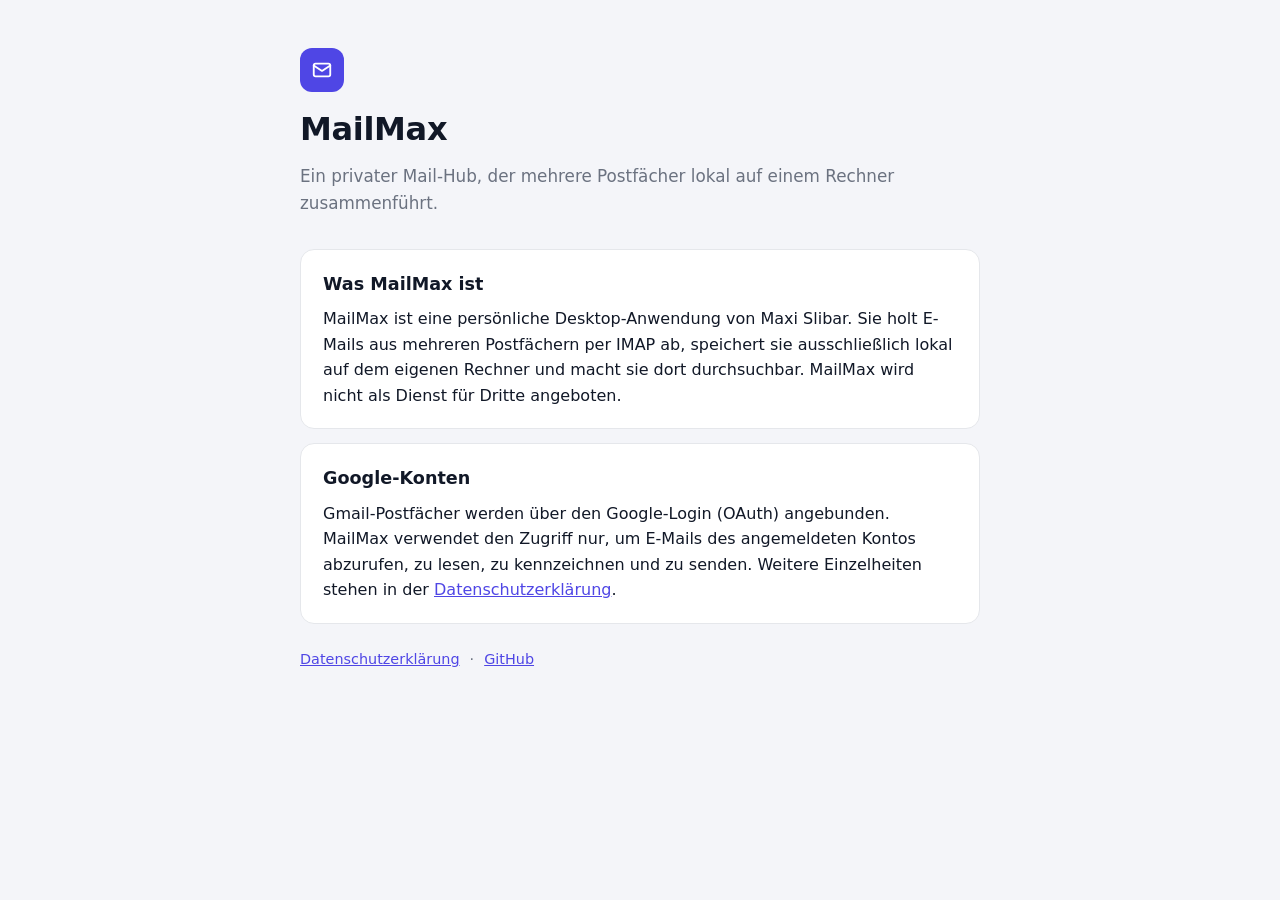
<file: index.html>
<!doctype html>
<html lang="de">
<head>
  <meta charset="utf-8">
  <meta name="viewport" content="width=device-width, initial-scale=1">
  <title>MailMax</title>
  <meta name="description" content="MailMax ist ein privater, lokal laufender Mail-Hub für mehrere Postfächer.">
  <link rel="stylesheet" href="style.css">
</head>
<body>
  <main>
    <header>
      <div class="logo" aria-hidden="true">
        <svg viewBox="0 0 24 24" width="22" height="22" fill="none" stroke="currentColor" stroke-width="2" stroke-linecap="round" stroke-linejoin="round"><rect x="3" y="5" width="18" height="14" rx="2"/><path d="m3 7 9 6 9-6"/></svg>
      </div>
      <h1>MailMax</h1>
      <p class="lead">Ein privater Mail-Hub, der mehrere Postfächer lokal auf einem Rechner zusammenführt.</p>
    </header>

    <section>
      <h2>Was MailMax ist</h2>
      <p>MailMax ist eine persönliche Desktop-Anwendung von Maxi Slibar. Sie holt E-Mails aus mehreren Postfächern per IMAP ab, speichert sie ausschließlich lokal auf dem eigenen Rechner und macht sie dort durchsuchbar. MailMax wird nicht als Dienst für Dritte angeboten.</p>
    </section>

    <section>
      <h2>Google-Konten</h2>
      <p>Gmail-Postfächer werden über den Google-Login (OAuth) angebunden. MailMax verwendet den Zugriff nur, um E-Mails des angemeldeten Kontos abzurufen, zu lesen, zu kennzeichnen und zu senden. Weitere Einzelheiten stehen in der <a href="datenschutz.html">Datenschutzerklärung</a>.</p>
    </section>

    <footer>
      <a href="datenschutz.html">Datenschutzerklärung</a>
      <span>·</span>
      <a href="https://github.com/MaxiSlibar">GitHub</a>
    </footer>
  </main>
</body>
</html>
</file>
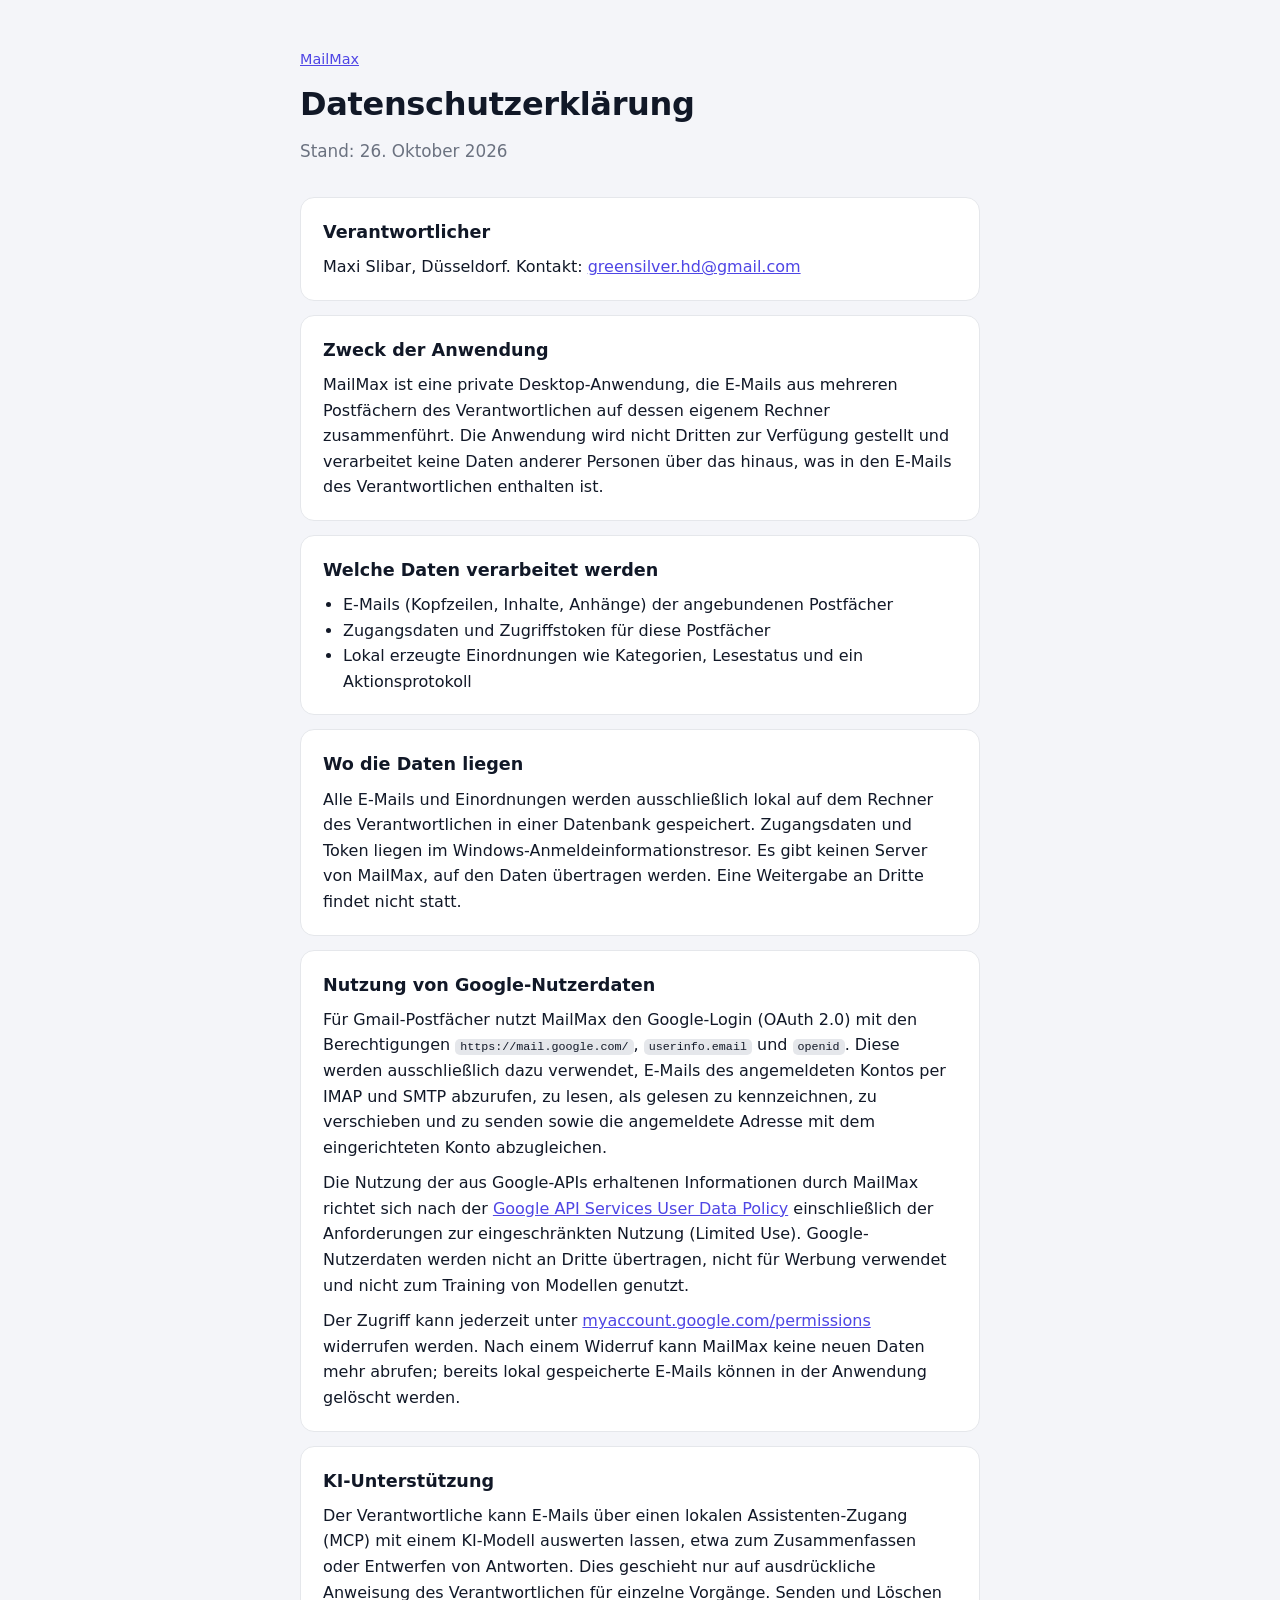
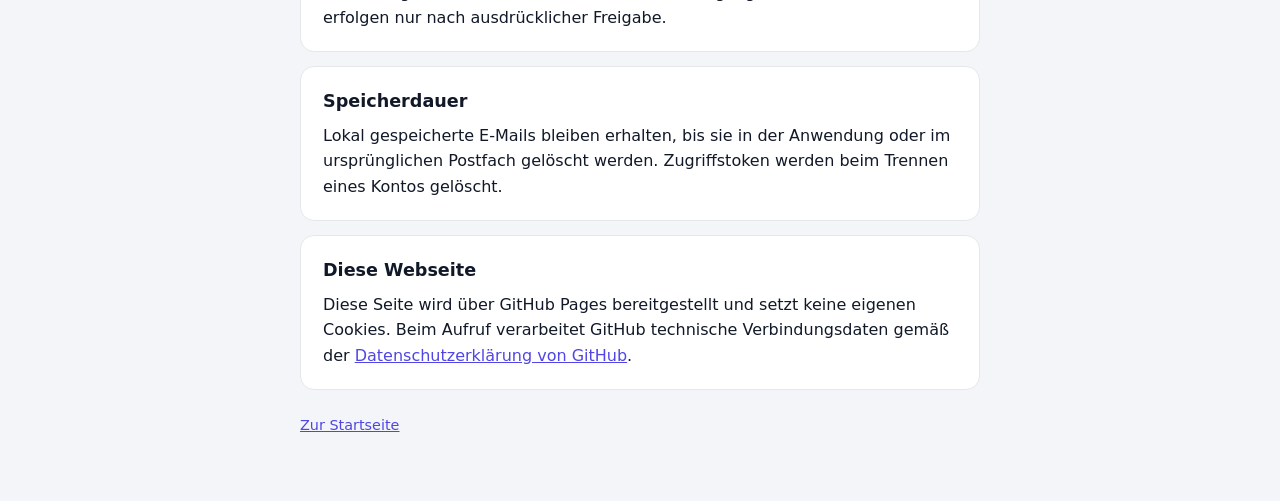
<file: datenschutz.html>
<!doctype html>
<html lang="de">
<head>
  <meta charset="utf-8">
  <meta name="viewport" content="width=device-width, initial-scale=1">
  <title>Datenschutzerklärung – MailMax</title>
  <link rel="stylesheet" href="style.css">
</head>
<body>
  <main>
    <header>
      <p class="crumb"><a href="index.html">MailMax</a></p>
      <h1>Datenschutzerklärung</h1>
      <p class="lead">Stand: 26. Oktober 2026</p>
    </header>

    <section>
      <h2>Verantwortlicher</h2>
      <p>Maxi Slibar, Düsseldorf. Kontakt: <a href="mailto:greensilver.hd@gmail.com">greensilver.hd@gmail.com</a></p>
    </section>

    <section>
      <h2>Zweck der Anwendung</h2>
      <p>MailMax ist eine private Desktop-Anwendung, die E-Mails aus mehreren Postfächern des Verantwortlichen auf dessen eigenem Rechner zusammenführt. Die Anwendung wird nicht Dritten zur Verfügung gestellt und verarbeitet keine Daten anderer Personen über das hinaus, was in den E-Mails des Verantwortlichen enthalten ist.</p>
    </section>

    <section>
      <h2>Welche Daten verarbeitet werden</h2>
      <ul>
        <li>E-Mails (Kopfzeilen, Inhalte, Anhänge) der angebundenen Postfächer</li>
        <li>Zugangsdaten und Zugriffstoken für diese Postfächer</li>
        <li>Lokal erzeugte Einordnungen wie Kategorien, Lesestatus und ein Aktionsprotokoll</li>
      </ul>
    </section>

    <section>
      <h2>Wo die Daten liegen</h2>
      <p>Alle E-Mails und Einordnungen werden ausschließlich lokal auf dem Rechner des Verantwortlichen in einer Datenbank gespeichert. Zugangsdaten und Token liegen im Windows-Anmeldeinformationstresor. Es gibt keinen Server von MailMax, auf den Daten übertragen werden. Eine Weitergabe an Dritte findet nicht statt.</p>
    </section>

    <section>
      <h2>Nutzung von Google-Nutzerdaten</h2>
      <p>Für Gmail-Postfächer nutzt MailMax den Google-Login (OAuth 2.0) mit den Berechtigungen <code>https://mail.google.com/</code>, <code>userinfo.email</code> und <code>openid</code>. Diese werden ausschließlich dazu verwendet, E-Mails des angemeldeten Kontos per IMAP und SMTP abzurufen, zu lesen, als gelesen zu kennzeichnen, zu verschieben und zu senden sowie die angemeldete Adresse mit dem eingerichteten Konto abzugleichen.</p>
      <p>Die Nutzung der aus Google-APIs erhaltenen Informationen durch MailMax richtet sich nach der <a href="https://developers.google.com/terms/api-services-user-data-policy">Google API Services User Data Policy</a> einschließlich der Anforderungen zur eingeschränkten Nutzung (Limited Use). Google-Nutzerdaten werden nicht an Dritte übertragen, nicht für Werbung verwendet und nicht zum Training von Modellen genutzt.</p>
      <p>Der Zugriff kann jederzeit unter <a href="https://myaccount.google.com/permissions">myaccount.google.com/permissions</a> widerrufen werden. Nach einem Widerruf kann MailMax keine neuen Daten mehr abrufen; bereits lokal gespeicherte E-Mails können in der Anwendung gelöscht werden.</p>
    </section>

    <section>
      <h2>KI-Unterstützung</h2>
      <p>Der Verantwortliche kann E-Mails über einen lokalen Assistenten-Zugang (MCP) mit einem KI-Modell auswerten lassen, etwa zum Zusammenfassen oder Entwerfen von Antworten. Dies geschieht nur auf ausdrückliche Anweisung des Verantwortlichen für einzelne Vorgänge. Senden und Löschen erfolgen nur nach ausdrücklicher Freigabe.</p>
    </section>

    <section>
      <h2>Speicherdauer</h2>
      <p>Lokal gespeicherte E-Mails bleiben erhalten, bis sie in der Anwendung oder im ursprünglichen Postfach gelöscht werden. Zugriffstoken werden beim Trennen eines Kontos gelöscht.</p>
    </section>

    <section>
      <h2>Diese Webseite</h2>
      <p>Diese Seite wird über GitHub Pages bereitgestellt und setzt keine eigenen Cookies. Beim Aufruf verarbeitet GitHub technische Verbindungsdaten gemäß der <a href="https://docs.github.com/site-policy/privacy-policies/github-general-privacy-statement">Datenschutzerklärung von GitHub</a>.</p>
    </section>

    <footer>
      <a href="index.html">Zur Startseite</a>
    </footer>
  </main>
</body>
</html>
</file>
<file: style.css>
:root {
  color-scheme: light dark;
  --bg: #f4f5f9;
  --fg: #111827;
  --muted: #6b7280;
  --card: #ffffff;
  --accent: #4f46e5;
  --border: #e5e7eb;
}
@media (prefers-color-scheme: dark) {
  :root { --bg: #0b0f19; --fg: #e5e7eb; --muted: #9ca3af; --card: #111827; --accent: #818cf8; --border: #1f2937; }
}
* { box-sizing: border-box; }
body {
  margin: 0;
  background: var(--bg);
  color: var(--fg);
  font-family: "Segoe UI", system-ui, -apple-system, sans-serif;
  line-height: 1.6;
  -webkit-font-smoothing: antialiased;
}
main { max-width: 720px; margin: 0 auto; padding: 48px 20px 64px; }
header { margin-bottom: 32px; }
.logo {
  display: inline-flex; align-items: center; justify-content: center;
  width: 44px; height: 44px; border-radius: 12px; background: var(--accent); color: #fff; margin-bottom: 12px;
}
h1 { font-size: 2rem; margin: 0 0 8px; letter-spacing: -0.01em; }
h2 { font-size: 1.1rem; margin: 0 0 8px; }
.lead { color: var(--muted); margin: 0; font-size: 1.05rem; }
.crumb { margin: 0 0 8px; font-size: 0.9rem; }
section {
  background: var(--card); border: 1px solid var(--border); border-radius: 14px;
  padding: 20px 22px; margin-bottom: 14px;
}
p { margin: 0 0 10px; }
p:last-child, ul:last-child { margin-bottom: 0; }
ul { padding-left: 20px; margin: 0 0 10px; }
code { font-size: 0.9em; background: var(--border); padding: 1px 5px; border-radius: 5px; }
a { color: var(--accent); }
footer { margin-top: 24px; font-size: 0.9rem; color: var(--muted); display: flex; gap: 10px; }
</file>
